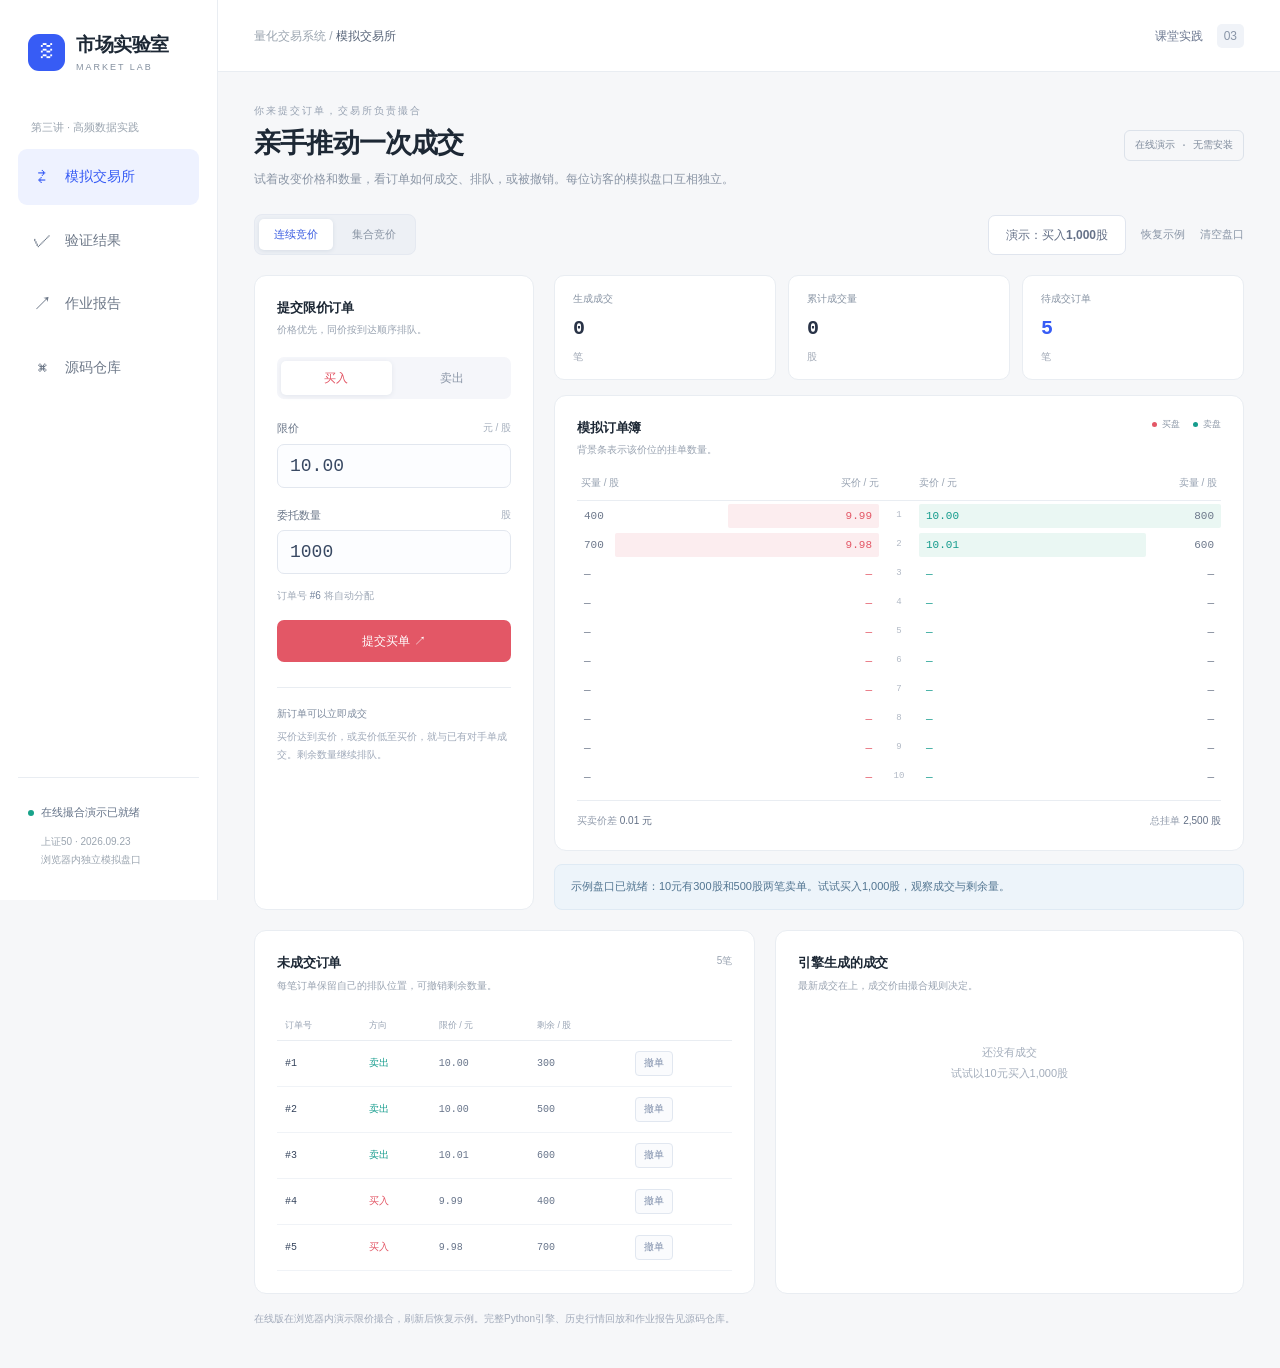
<file: docs/index.html>
<!doctype html>
<html lang="zh-CN">
<head><meta charset="utf-8"><meta name="viewport" content="width=device-width,initial-scale=1"><title>第三讲作业 · 在线模拟交易所</title><link rel="stylesheet" href="./style.css"></head>
<body>
<div class="shell">
  <aside class="sidebar">
    <a class="brand" href="./" aria-label="市场实验室首页"><span class="brand-icon">≋</span><span>市场实验室<small>MARKET LAB</small></span></a>
    <div class="side-label">第三讲 · 高频数据实践</div>
    <nav aria-label="主要功能">
      <button class="nav-item active" data-tab="simulator" aria-selected="true"><span>⇄</span>模拟交易所</button>
      <button class="nav-item" data-tab="validation" aria-selected="false"><span>✓</span>验证结果</button>
      <a class="nav-item" href="https://github.com/Chuboxiao/quantllm-lecture3homework/blob/main/reports/%E4%BD%9C%E4%B8%9A%E6%8A%A5%E5%91%8A.md" target="_blank" rel="noopener"><span>↗</span>作业报告</a>
      <a class="nav-item" href="https://github.com/Chuboxiao/quantllm-lecture3homework" target="_blank" rel="noopener"><span>⌘</span>源码仓库</a>
    </nav>
    <div class="side-bottom"><span class="status-dot"></span>在线撮合演示已就绪<small>上证50 · 2026.09.23<br>浏览器内独立模拟盘口</small></div>
  </aside>
  <main>
    <header class="topbar"><span>量化交易系统 / <strong id="breadcrumb">模拟交易所</strong></span><span class="course-badge">课堂实践 <span>03</span></span></header>
    <div class="content">
      <section id="simulator" class="view">
        <div class="page-title"><div><div class="eyebrow">你来提交订单，交易所负责撮合</div><h1>亲手推动一次成交</h1><p>试着改变价格和数量，看订单如何成交、排队，或被撤销。每位访客的模拟盘口互相独立。</p></div><span class="outline-badge">在线演示 · 无需安装</span></div>
        <div class="sim-toolbar"><div class="segmented" aria-label="撮合方式"><button data-phase="continuous" class="selected">连续竞价</button><button data-phase="auction">集合竞价</button></div><div class="toolbar-actions"><button id="demo-button" class="button secondary">演示：买入1,000股</button><button id="seed-button" class="text-button">恢复示例</button><button id="clear-button" class="text-button">清空盘口</button></div></div>
        <div class="sim-grid"><div class="card order-card"><div class="card-heading"><div><h2>提交限价订单</h2><p>价格优先，同价按到达顺序排队。</p></div></div><form id="order-form"><div class="side-switch"><button type="button" data-side="B" class="selected">买入</button><button type="button" data-side="S">卖出</button></div><label for="order-price">限价 <span>元 / 股</span></label><input id="order-price" type="number" min="0.01" max="100000" step="0.01" value="10.00" required><label for="order-quantity">委托数量 <span>股</span></label><input id="order-quantity" type="number" min="1" max="100000000" step="1" value="1000" required><div class="order-hint">订单号 <b id="next-order">#6</b> 将自动分配</div><button id="submit-order" class="button buy-button" type="submit">提交买单 ↗</button></form><div id="auction-controls" class="auction-controls" hidden><span>虚拟成交价 <b id="auction-price">—</b></span><span>可成交数量 <b id="auction-quantity">0</b>股</span><button id="uncross-button" class="button full">统一撮合</button></div><div class="rule-note"><strong id="rule-title">新订单可以立即成交</strong><p id="rule-text">买价达到卖价，或卖价低至买价，就与已有对手单成交。剩余数量继续排队。</p></div></div><div class="sim-market"><div id="sim-metrics" class="metrics compact"></div><div class="card"><div class="card-heading"><div><h2>模拟订单簿</h2><p>背景条表示该价位的挂单数量。</p></div><span class="mini-legend"><i class="buy-dot"></i>买盘 <i class="sell-dot"></i>卖盘</span></div><div id="sim-book"></div></div><div id="sim-message" class="action-message" role="status"></div></div></div>
        <div class="history-grid sim-bottom"><div class="card"><div class="card-heading"><div><h2>未成交订单</h2><p>每笔订单保留自己的排队位置，可撤销剩余数量。</p></div><span id="sim-order-count" class="unit"></span></div><div id="sim-orders" class="table-wrap"></div></div><div class="card"><div class="card-heading"><div><h2>引擎生成的成交</h2><p>最新成交在上，成交价由撮合规则决定。</p></div></div><div id="sim-trades" class="table-wrap"></div></div></div>
        <p class="footnote">在线版在浏览器内演示限价撮合，刷新后恢复示例。完整Python引擎、历史行情回放和作业报告见源码仓库。</p>
      </section>
      <section id="validation" class="view" hidden>
        <div class="page-title"><div><div class="eyebrow">结果可以逐条核对</div><h1>让数据检验撮合规则</h1><p>以下是本地Python程序处理全部50只股票后保存的验证结果。</p></div><a href="./report.html" target="_blank" class="button secondary">完整验证报告 ↗</a></div>
        <div id="validation-metrics" class="metrics"></div>
        <div class="card validation-card"><div class="check-icon">✓</div><h2>50只股票，全量核对通过</h2><p>连续竞价、开盘集合竞价、收盘集合竞价的成交顺序和订单配对均一致；最终完整订单簿及同价队列顺序均一致。</p><div class="validation-details"><div><b>价格与时间优先</b><span>同价订单先到先成交</span></div><div><b>部分成交与撤单</b><span>逐订单跟踪剩余数量</span></div><div><b>开盘与收盘集合竞价</b><span>从订单簿计算统一成交价</span></div></div></div>
        <div class="card methodology"><h2>这些结果说明了什么？</h2><p>上交所逐笔委托披露的是首次撮合后的剩余量。模拟流程借助历史成交补回主动委托，再由引擎选择对手订单。结果验证的是历史撮合的一致性；完全成交订单的原始限价或市价类型无法唯一还原。</p><p>快照没有业务序号。236,674条适用快照在相同累计成交量和笔数、前后3秒的候选事件中，找到了十档价量及买卖总量完全一致的状态。该比例不是时间戳直接对齐的准确率。2,463笔盘后成交单独保留，因为没有对应委托数据。</p></div>
      </section>
    </div>
  </main>
</div>
<div id="loading" class="loading-bar" hidden></div><div id="toast" class="toast" role="alert" hidden></div>
<script src="./engine.js"></script><script src="./demo.js"></script>
</body></html>
</file>
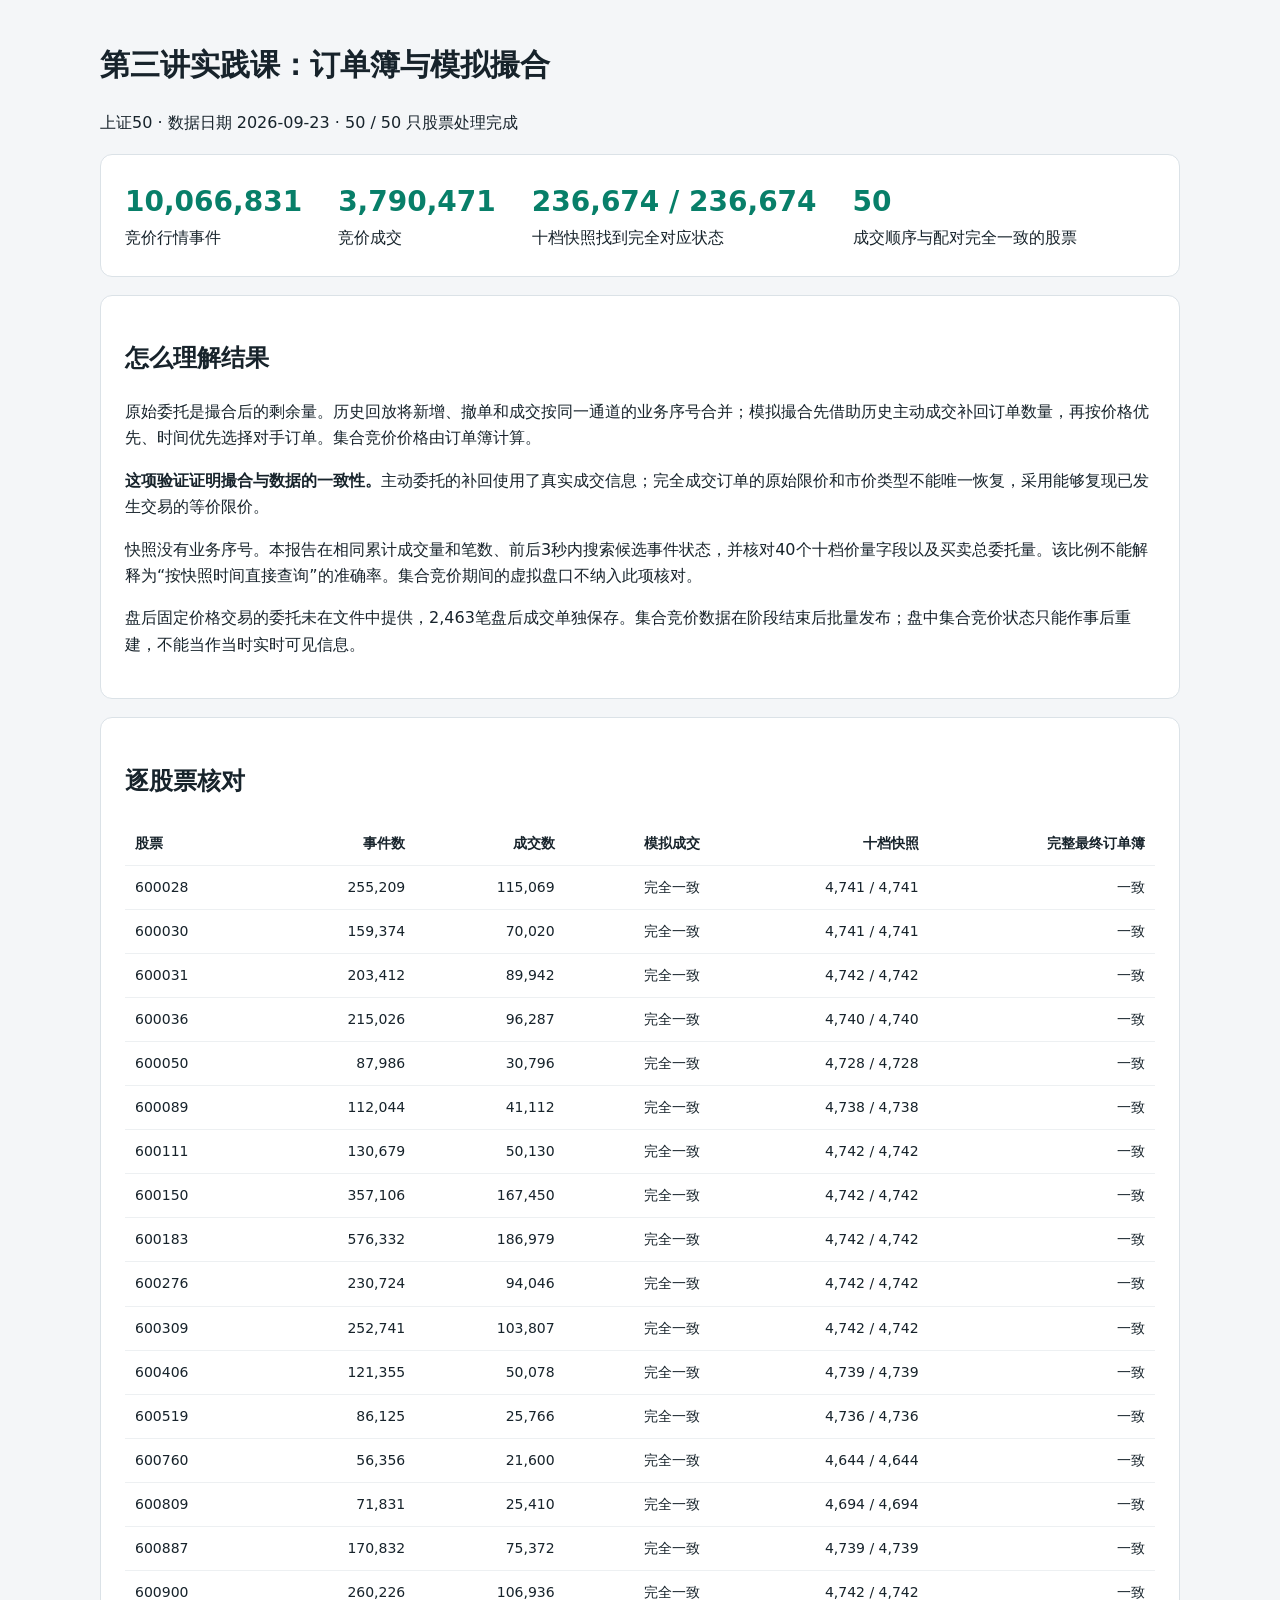
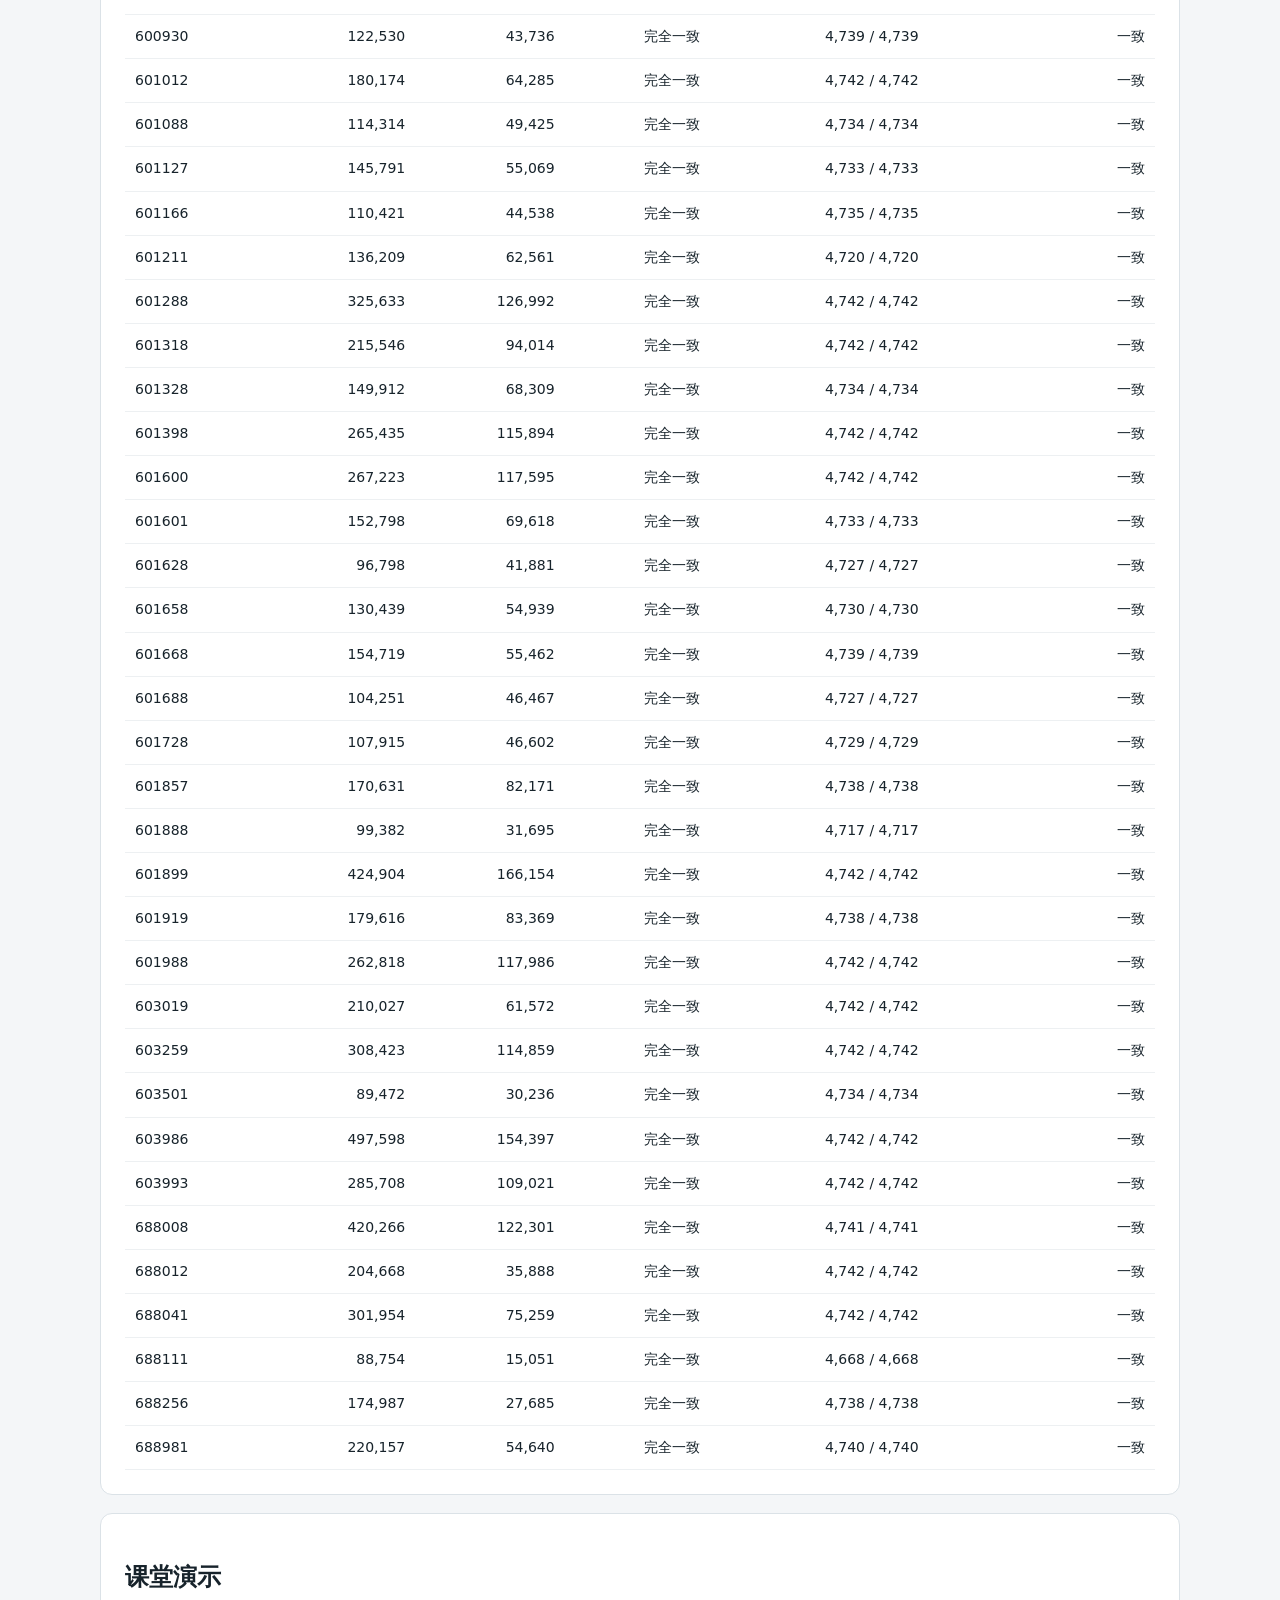
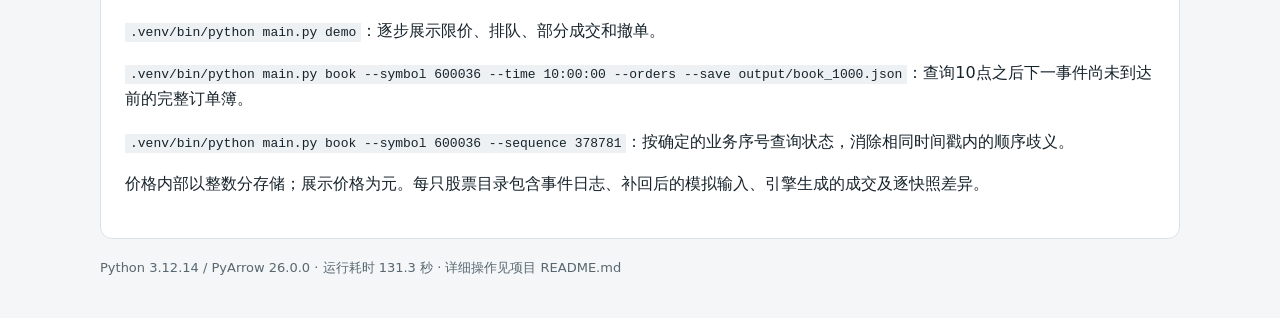
<file: docs/report.html>
<!doctype html><html lang="zh-CN"><meta charset="utf-8"><title>第三讲实践课 · 验证报告</title>
<style>body{font-family:system-ui,-apple-system,sans-serif;background:#f4f6f8;color:#17232b;max-width:1080px;margin:40px auto;padding:0 24px;line-height:1.65}h1{font-size:30px}.card{background:white;border:1px solid #dbe2e7;border-radius:12px;padding:24px;margin:18px 0}.metrics{display:flex;gap:36px;flex-wrap:wrap}.metrics b{font-size:28px;display:block;color:#087f69}table{border-collapse:collapse;width:100%;font-size:14px}th,td{padding:10px;text-align:right;border-bottom:1px solid #edf0f2}th:first-child,td:first-child{text-align:left}code{background:#edf1f4;padding:2px 5px}a{color:#086b98}footer{font-size:13px;color:#596771}</style>
<h1>第三讲实践课：订单簿与模拟撮合</h1><p>上证50 · 数据日期 2026-09-23 · 50 / 50 只股票处理完成</p>
<div class="card metrics"><div><b>10,066,831</b>竞价行情事件</div><div><b>3,790,471</b>竞价成交</div><div><b>236,674 / 236,674</b>十档快照找到完全对应状态</div><div><b>50</b>成交顺序与配对完全一致的股票</div></div>
<div class="card"><h2>怎么理解结果</h2><p>原始委托是撮合后的剩余量。历史回放将新增、撤单和成交按同一通道的业务序号合并；模拟撮合先借助历史主动成交补回订单数量，再按价格优先、时间优先选择对手订单。集合竞价价格由订单簿计算。</p><p><strong>这项验证证明撮合与数据的一致性。</strong>主动委托的补回使用了真实成交信息；完全成交订单的原始限价和市价类型不能唯一恢复，采用能够复现已发生交易的等价限价。</p><p>快照没有业务序号。本报告在相同累计成交量和笔数、前后3秒内搜索候选事件状态，并核对40个十档价量字段以及买卖总委托量。该比例不能解释为“按快照时间直接查询”的准确率。集合竞价期间的虚拟盘口不纳入此项核对。</p><p>盘后固定价格交易的委托未在文件中提供，2,463笔盘后成交单独保存。集合竞价数据在阶段结束后批量发布；盘中集合竞价状态只能作事后重建，不能当作当时实时可见信息。</p></div>
<div class="card"><h2>逐股票核对</h2><table><thead><tr><th>股票</th><th>事件数</th><th>成交数</th><th>模拟成交</th><th>十档快照</th><th>完整最终订单簿</th></tr></thead><tbody><tr><td>600028</td><td>255,209</td><td>115,069</td><td>完全一致</td><td>4,741 / 4,741</td><td>一致</td></tr><tr><td>600030</td><td>159,374</td><td>70,020</td><td>完全一致</td><td>4,741 / 4,741</td><td>一致</td></tr><tr><td>600031</td><td>203,412</td><td>89,942</td><td>完全一致</td><td>4,742 / 4,742</td><td>一致</td></tr><tr><td>600036</td><td>215,026</td><td>96,287</td><td>完全一致</td><td>4,740 / 4,740</td><td>一致</td></tr><tr><td>600050</td><td>87,986</td><td>30,796</td><td>完全一致</td><td>4,728 / 4,728</td><td>一致</td></tr><tr><td>600089</td><td>112,044</td><td>41,112</td><td>完全一致</td><td>4,738 / 4,738</td><td>一致</td></tr><tr><td>600111</td><td>130,679</td><td>50,130</td><td>完全一致</td><td>4,742 / 4,742</td><td>一致</td></tr><tr><td>600150</td><td>357,106</td><td>167,450</td><td>完全一致</td><td>4,742 / 4,742</td><td>一致</td></tr><tr><td>600183</td><td>576,332</td><td>186,979</td><td>完全一致</td><td>4,742 / 4,742</td><td>一致</td></tr><tr><td>600276</td><td>230,724</td><td>94,046</td><td>完全一致</td><td>4,742 / 4,742</td><td>一致</td></tr><tr><td>600309</td><td>252,741</td><td>103,807</td><td>完全一致</td><td>4,742 / 4,742</td><td>一致</td></tr><tr><td>600406</td><td>121,355</td><td>50,078</td><td>完全一致</td><td>4,739 / 4,739</td><td>一致</td></tr><tr><td>600519</td><td>86,125</td><td>25,766</td><td>完全一致</td><td>4,736 / 4,736</td><td>一致</td></tr><tr><td>600760</td><td>56,356</td><td>21,600</td><td>完全一致</td><td>4,644 / 4,644</td><td>一致</td></tr><tr><td>600809</td><td>71,831</td><td>25,410</td><td>完全一致</td><td>4,694 / 4,694</td><td>一致</td></tr><tr><td>600887</td><td>170,832</td><td>75,372</td><td>完全一致</td><td>4,739 / 4,739</td><td>一致</td></tr><tr><td>600900</td><td>260,226</td><td>106,936</td><td>完全一致</td><td>4,742 / 4,742</td><td>一致</td></tr><tr><td>600930</td><td>122,530</td><td>43,736</td><td>完全一致</td><td>4,739 / 4,739</td><td>一致</td></tr><tr><td>601012</td><td>180,174</td><td>64,285</td><td>完全一致</td><td>4,742 / 4,742</td><td>一致</td></tr><tr><td>601088</td><td>114,314</td><td>49,425</td><td>完全一致</td><td>4,734 / 4,734</td><td>一致</td></tr><tr><td>601127</td><td>145,791</td><td>55,069</td><td>完全一致</td><td>4,733 / 4,733</td><td>一致</td></tr><tr><td>601166</td><td>110,421</td><td>44,538</td><td>完全一致</td><td>4,735 / 4,735</td><td>一致</td></tr><tr><td>601211</td><td>136,209</td><td>62,561</td><td>完全一致</td><td>4,720 / 4,720</td><td>一致</td></tr><tr><td>601288</td><td>325,633</td><td>126,992</td><td>完全一致</td><td>4,742 / 4,742</td><td>一致</td></tr><tr><td>601318</td><td>215,546</td><td>94,014</td><td>完全一致</td><td>4,742 / 4,742</td><td>一致</td></tr><tr><td>601328</td><td>149,912</td><td>68,309</td><td>完全一致</td><td>4,734 / 4,734</td><td>一致</td></tr><tr><td>601398</td><td>265,435</td><td>115,894</td><td>完全一致</td><td>4,742 / 4,742</td><td>一致</td></tr><tr><td>601600</td><td>267,223</td><td>117,595</td><td>完全一致</td><td>4,742 / 4,742</td><td>一致</td></tr><tr><td>601601</td><td>152,798</td><td>69,618</td><td>完全一致</td><td>4,733 / 4,733</td><td>一致</td></tr><tr><td>601628</td><td>96,798</td><td>41,881</td><td>完全一致</td><td>4,727 / 4,727</td><td>一致</td></tr><tr><td>601658</td><td>130,439</td><td>54,939</td><td>完全一致</td><td>4,730 / 4,730</td><td>一致</td></tr><tr><td>601668</td><td>154,719</td><td>55,462</td><td>完全一致</td><td>4,739 / 4,739</td><td>一致</td></tr><tr><td>601688</td><td>104,251</td><td>46,467</td><td>完全一致</td><td>4,727 / 4,727</td><td>一致</td></tr><tr><td>601728</td><td>107,915</td><td>46,602</td><td>完全一致</td><td>4,729 / 4,729</td><td>一致</td></tr><tr><td>601857</td><td>170,631</td><td>82,171</td><td>完全一致</td><td>4,738 / 4,738</td><td>一致</td></tr><tr><td>601888</td><td>99,382</td><td>31,695</td><td>完全一致</td><td>4,717 / 4,717</td><td>一致</td></tr><tr><td>601899</td><td>424,904</td><td>166,154</td><td>完全一致</td><td>4,742 / 4,742</td><td>一致</td></tr><tr><td>601919</td><td>179,616</td><td>83,369</td><td>完全一致</td><td>4,738 / 4,738</td><td>一致</td></tr><tr><td>601988</td><td>262,818</td><td>117,986</td><td>完全一致</td><td>4,742 / 4,742</td><td>一致</td></tr><tr><td>603019</td><td>210,027</td><td>61,572</td><td>完全一致</td><td>4,742 / 4,742</td><td>一致</td></tr><tr><td>603259</td><td>308,423</td><td>114,859</td><td>完全一致</td><td>4,742 / 4,742</td><td>一致</td></tr><tr><td>603501</td><td>89,472</td><td>30,236</td><td>完全一致</td><td>4,734 / 4,734</td><td>一致</td></tr><tr><td>603986</td><td>497,598</td><td>154,397</td><td>完全一致</td><td>4,742 / 4,742</td><td>一致</td></tr><tr><td>603993</td><td>285,708</td><td>109,021</td><td>完全一致</td><td>4,742 / 4,742</td><td>一致</td></tr><tr><td>688008</td><td>420,266</td><td>122,301</td><td>完全一致</td><td>4,741 / 4,741</td><td>一致</td></tr><tr><td>688012</td><td>204,668</td><td>35,888</td><td>完全一致</td><td>4,742 / 4,742</td><td>一致</td></tr><tr><td>688041</td><td>301,954</td><td>75,259</td><td>完全一致</td><td>4,742 / 4,742</td><td>一致</td></tr><tr><td>688111</td><td>88,754</td><td>15,051</td><td>完全一致</td><td>4,668 / 4,668</td><td>一致</td></tr><tr><td>688256</td><td>174,987</td><td>27,685</td><td>完全一致</td><td>4,738 / 4,738</td><td>一致</td></tr><tr><td>688981</td><td>220,157</td><td>54,640</td><td>完全一致</td><td>4,740 / 4,740</td><td>一致</td></tr></tbody></table></div>
<div class="card"><h2>课堂演示</h2><p><code>.venv/bin/python main.py demo</code>：逐步展示限价、排队、部分成交和撤单。</p><p><code>.venv/bin/python main.py book --symbol 600036 --time 10:00:00 --orders --save output/book_1000.json</code>：查询10点之后下一事件尚未到达前的完整订单簿。</p><p><code>.venv/bin/python main.py book --symbol 600036 --sequence 378781</code>：按确定的业务序号查询状态，消除相同时间戳内的顺序歧义。</p><p>价格内部以整数分存储；展示价格为元。每只股票目录包含事件日志、补回后的模拟输入、引擎生成的成交及逐快照差异。</p></div>
<footer>Python 3.12.14 / PyArrow 26.0.0 · 运行耗时 131.3 秒 · 详细操作见项目 README.md</footer></html>
</file>
<file: docs/style.css>
:root{--bg:#f6f7f9;--card:#fff;--ink:#1d2835;--muted:#84909f;--line:#e9edf2;--accent:#375cf5;--buy:#e35766;--sell:#159c8d;--sidebar:218px}
*{box-sizing:border-box}body{margin:0;font-family:-apple-system,BlinkMacSystemFont,"Segoe UI","PingFang SC","Microsoft YaHei",sans-serif;color:var(--ink);background:var(--bg);font-size:14px;line-height:1.5}button,input,select{font:inherit}button,a,input,select{-webkit-tap-highlight-color:transparent}button{cursor:pointer}button:disabled{opacity:.45;cursor:wait}button:focus-visible,a:focus-visible{outline:3px solid #aebcff;outline-offset:2px}button{transition:background .15s,transform .15s}a{text-decoration:none;color:inherit}[hidden]{display:none!important}.shell{display:flex;min-height:100vh}.sidebar{width:var(--sidebar);position:fixed;inset:0 auto 0 0;background:#fff;border-right:1px solid var(--line);padding:31px 18px;display:flex;flex-direction:column}.brand{display:flex;align-items:center;gap:11px;margin:0 10px 45px;font-size:19px;font-weight:750;letter-spacing:-.5px}.brand-icon{width:37px;height:37px;border-radius:11px;background:var(--accent);color:#fff;font-size:30px;line-height:32px;text-align:center;font-weight:500}.brand small{display:block;font-size:9px;letter-spacing:2px;color:var(--muted);font-weight:500;margin-top:1px}.side-label{font-size:11px;color:#9ba5b0;margin:0 13px 13px}.nav-item{border:0;background:none;display:flex;align-items:center;gap:13px;width:100%;padding:14px 14px;border-radius:9px;margin-bottom:7px;text-align:left;color:#6d7888;font-weight:550}.nav-item span{font-size:19px;width:20px;text-align:center;font-weight:400}.nav-item.active{color:var(--accent);background:#eef2ff}.nav-item:hover{background:#f3f5fa}.side-bottom{margin-top:auto;padding:25px 10px 0;border-top:1px solid var(--line);font-size:11px;color:#667489;line-height:1.8}.side-bottom small{display:block;color:#9ba5b0;font-size:10px;margin:10px 0 0 13px}.status-dot{display:inline-block;width:6px;height:6px;background:#18a38a;border-radius:50%;margin-right:7px}.topbar{height:72px;display:flex;align-items:center;justify-content:space-between;padding:0 36px;border-bottom:1px solid var(--line);font-size:12px;color:#9ba5b0;background:#fff}.topbar strong{color:#566377;font-weight:500}.course-badge{color:#6c7890}.course-badge span{background:#f0f3f8;color:#8995a7;border-radius:5px;padding:5px 7px;margin-left:10px}main{margin-left:var(--sidebar);width:calc(100% - var(--sidebar))}.content{max-width:1480px;margin:0 auto;padding:31px 36px 40px}.page-title{display:flex;justify-content:space-between;align-items:center;margin-bottom:26px;gap:20px}.eyebrow{font-size:10px;letter-spacing:2px;color:#97a2b2;margin-bottom:7px}h1{font-size:27px;letter-spacing:-.8px;line-height:1.35;margin:0 0 9px;font-weight:680}.page-title p{margin:0;color:#8a95a5;font-size:12px}.outline-badge{font-family:ui-monospace,monospace;font-size:10px;color:#7f8b9c;border:1px solid #dce2ea;border-radius:6px;padding:7px 10px;white-space:nowrap}.card{background:var(--card);border:1px solid var(--line);border-radius:12px;padding:22px}.history-controls{display:flex;gap:23px;align-items:end;margin-bottom:20px;padding:17px 22px}.control{display:flex;flex-direction:column;gap:7px;min-width:0}.control label{font-size:10px;color:#8794a6}.control select,.control input{height:36px;background:#f7f9fc;border:1px solid #e6ebf2;border-radius:6px;padding:0 12px;color:#354156;font-size:12px;outline:none}.control select{min-width:132px}.control input{width:134px;font-family:ui-monospace,monospace}.input-with-button{display:flex;gap:7px}.button{border:0;border-radius:7px;background:var(--accent);color:#fff;padding:10px 17px;font-size:12px;font-weight:550;display:inline-flex;align-items:center;justify-content:center;gap:7px;white-space:nowrap}.button:hover{background:#2549dc}.button.secondary{background:#fff;border:1px solid #e0e5ee;color:#657188}.button.secondary:hover{background:#f6f8fd}.button.small{padding:7px 12px;height:36px;font-size:11px}.play-controls{display:flex;gap:7px;margin-left:auto;align-items:center;padding-bottom:0}.metrics{display:grid;grid-template-columns:repeat(4,minmax(0,1fr));gap:16px;margin-bottom:20px}.metric{background:white;border:1px solid var(--line);border-radius:10px;padding:18px 20px}.metric-label{color:#8793a3;font-size:10px;margin-bottom:8px}.metric-value{font-family:ui-monospace,SFMono-Regular,Menlo,monospace;font-size:23px;font-weight:600;letter-spacing:-1px;color:#293347;white-space:nowrap}.metric-value.accent{color:var(--accent)}.metric-value small{font-family:inherit;font-size:10px;font-weight:400;letter-spacing:0;color:#97a0ae;margin-left:5px}.metric-sub{color:#a1a9b6;font-size:10px;margin-top:5px}.card-heading{display:flex;justify-content:space-between;gap:15px;align-items:start;margin-bottom:18px}h2{font-size:13px;font-weight:650;margin:0;letter-spacing:-.15px}.card-heading p{font-size:10px;color:#99a3b1;margin:5px 0 0}.unit{font-size:10px;color:#9aa4b2;margin-left:7px;font-weight:400}.pill{font-size:10px;color:#4a6cb5;background:#f0f4fe;border:1px solid #e1e9f9;border-radius:20px;padding:4px 9px}.chart-card{margin-bottom:20px}.price-chart{width:100%;height:195px}.price-chart svg{display:block;width:100%;height:100%;overflow:visible}.timeline-meta{display:flex;justify-content:space-between;font-size:10px;margin-top:13px;color:#8a96a7}#current-time{font-family:ui-monospace,monospace;color:var(--accent);font-weight:600}.timeline{width:100%;height:4px;margin:14px 0 6px;accent-color:var(--accent);cursor:pointer}.timeline-labels{display:flex;justify-content:space-between;color:#a3acba;font-size:9px;margin-top:6px}.history-grid{display:grid;grid-template-columns:1.07fr 1fr;gap:20px}.mini-legend{font-size:9px;color:#8e99a8;white-space:nowrap;display:flex;align-items:center;gap:5px}.buy-dot,.sell-dot{width:5px;height:5px;display:inline-block;border-radius:50%;background:var(--buy);margin-left:8px}.sell-dot{background:var(--sell)}.book-head,.book-row{display:grid;grid-template-columns:1fr 32px 1fr;align-items:center;gap:4px}.book-head{font-size:10px;color:#98a3b2;border-bottom:1px solid var(--line);padding:0 4px 10px}.book-side-head{display:flex;justify-content:space-between;gap:8px}.book-row{height:29px;font-size:11px;font-family:ui-monospace,SFMono-Regular,Menlo,monospace}.level-number{color:#b2bac6;text-align:center;font-size:9px}.depth-level{position:relative;display:flex;justify-content:space-between;gap:10px;padding:5px 7px;color:#6d788b;border:0;background:transparent;text-align:left;min-width:0;font:inherit;border-radius:3px;isolation:isolate}.depth-level:before{content:"";position:absolute;inset:1px 0 1px auto;width:var(--fill);background:#fcedef;z-index:-1;border-radius:2px}.depth-level.sell:before{inset:1px auto 1px 0;background:#eaf7f3}.depth-level.buy b{color:var(--buy);font-weight:500}.depth-level.sell b{color:var(--sell);font-weight:500}.depth-level:hover{outline:1px solid #e5e9f1}.book-spread{border-top:1px solid var(--line);display:flex;justify-content:space-between;color:#929cac;font-size:10px;padding-top:12px;margin-top:9px}.book-spread strong{font-size:10px;color:#637086;font-weight:500}.event-list{max-height:362px;overflow:auto}.event{display:flex;gap:10px;padding:9px 0;border-bottom:1px solid #f0f2f6}.event:last-child{border:0}.event-icon{height:25px;width:25px;flex:0 0 25px;border-radius:6px;text-align:center;line-height:25px;font-size:10px;background:#f1f4fa;color:#7890b3}.event-icon.buy{background:#fceef0;color:var(--buy)}.event-icon.sell{background:#eaf7f3;color:var(--sell)}.event-main{flex:1;min-width:0}.event-line{display:flex;justify-content:space-between;align-items:center;gap:10px;font-size:10px}.event-line b{font-weight:500}.event-line time{font-family:ui-monospace,monospace;color:#a1aab8;font-size:9px}.event-detail{font-size:10px;color:#8d98a9;margin-top:3px}.event-detail code{font-size:9px;color:#a4adba}.footnote{font-size:10px;color:#a1aaba;margin:16px 0 0;line-height:1.8}.queue-panel{margin-top:15px;border-top:1px solid var(--line);padding-top:14px}.queue-heading{display:flex;justify-content:space-between;align-items:center;font-size:11px;margin-bottom:8px}.icon-button{border:0;background:#f3f5f9;width:24px;height:24px;border-radius:5px;color:#8d98ab}.table-wrap{overflow:auto;max-height:330px}table{border-collapse:collapse;width:100%;font-size:10px;white-space:nowrap}th{font-size:9px;font-weight:500;color:#9aa5b5;text-align:left;padding:8px;border-bottom:1px solid var(--line)}td{padding:10px 8px;border-bottom:1px solid #f0f3f7;font-family:ui-monospace,SFMono-Regular,Menlo,monospace;color:#68758b}td:first-child{color:#35445d}.buy-text{color:var(--buy)}.sell-text{color:var(--sell)}.empty{padding:31px 14px;text-align:center;color:#a3adbb;font-size:11px;line-height:1.9}.queue-pager{display:flex;justify-content:space-between;align-items:center;font-size:10px;color:#9aa4b4;margin-top:10px}.queue-pager button{border:0;background:#eef2fa;color:#6780a8;border-radius:4px;font-size:10px;padding:4px 8px;margin-left:6px}.sim-toolbar{display:flex;justify-content:space-between;gap:12px;align-items:center;margin-bottom:20px}.segmented{padding:4px;display:flex;border:1px solid #e5e9f1;background:#edf0f5;border-radius:8px;gap:4px}.segmented button{border:0;background:transparent;color:#8a95a5;padding:7px 15px;font-size:11px;border-radius:5px}.segmented button.selected{background:#fff;color:#3b5de1;box-shadow:0 1px 4px #d6dce5}.toolbar-actions{display:flex;align-items:center;gap:15px}.text-button{border:0;background:none;font-size:11px;color:#8a96a7;padding:7px 0}.sim-grid{display:grid;grid-template-columns:280px 1fr;gap:20px;margin-bottom:20px}.sim-market{min-width:0}.metrics.compact{grid-template-columns:repeat(3,minmax(0,1fr));gap:12px;margin-bottom:15px}.compact .metric{padding:15px 18px}.compact .metric-value{font-size:20px}.order-card{padding:22px}.order-card .card-heading{margin-bottom:20px}.side-switch{display:flex;gap:5px;background:#f5f6fa;padding:4px;border-radius:7px;margin-bottom:21px}.side-switch button{width:50%;border:0;padding:8px;border-radius:5px;font-size:12px;background:none;color:#8b96a7}.side-switch button.selected[data-side=B]{color:var(--buy);background:white;box-shadow:0 1px 5px #e2e6ed}.side-switch button.selected[data-side=S]{color:var(--sell);background:white;box-shadow:0 1px 5px #e2e6ed}.order-card label{display:flex;justify-content:space-between;font-size:11px;color:#6c788a;margin-bottom:7px}.order-card label span{font-size:10px;color:#a4aebc}.order-card input{width:100%;border:1px solid #e2e7ef;background:#fcfdff;border-radius:7px;height:44px;padding:0 12px;font-family:ui-monospace,monospace;font-size:18px;color:#394963;margin-bottom:19px;outline:none}.order-card input:focus{border-color:#8799ee;box-shadow:0 0 0 2px #eef1ff}.order-hint{color:#a0aab8;font-size:10px;margin:-5px 0 17px}.order-hint b{color:#71819b;font-weight:500}.buy-button{background:var(--buy);width:100%;padding:12px}.buy-button:hover{background:#d24758}.sell-button{background:var(--sell)!important}.sell-button:hover{background:#0a8d7d!important}.rule-note{margin-top:25px;padding-top:18px;border-top:1px solid var(--line);font-size:10px}.rule-note strong{font-weight:550;color:#7d8a9d}.rule-note p{color:#a0aaba;line-height:1.8;margin:7px 0 0}.action-message{color:#527591;background:#edf4fa;border:1px solid #dfeaf4;border-radius:8px;padding:12px 16px;font-size:11px;line-height:1.8;margin-top:13px}.cancel-button{font-size:10px;color:#7d8daa;border:1px solid #e1e7f0;background:#fafbfd;border-radius:4px;padding:4px 8px}.auction-controls{padding-top:18px;display:flex;flex-direction:column;gap:9px;margin-top:18px;border-top:1px solid var(--line);font-size:10px;color:#8b97a9}.auction-controls b{color:#5d7299;font-size:12px;margin-left:6px}.full{width:100%;margin-top:4px}.validation-card{text-align:center;padding:40px 60px;margin-bottom:20px}.check-icon{border-radius:50%;width:42px;height:42px;line-height:42px;color:#1c9d84;background:#e7f7f2;font-size:24px;margin:0 auto 15px}.validation-card h2{font-size:20px}.validation-card p{font-size:12px;color:#919eaf;max-width:570px;margin:13px auto 25px;line-height:1.9}.validation-details{display:grid;grid-template-columns:repeat(3,1fr);border-top:1px solid var(--line);padding-top:22px;gap:18px}.validation-details b{display:block;font-size:11px;font-weight:550;color:#62728b}.validation-details span{font-size:10px;color:#a1acbc;display:block;margin-top:5px}.methodology h2{margin-bottom:12px}.methodology p{font-size:12px;line-height:1.95;color:#8592a6;margin:10px 0}.loading-bar{height:3px;position:fixed;top:0;left:var(--sidebar);right:0;background:linear-gradient(90deg,transparent,#375cf5,transparent);background-size:200%;animation:load 1s linear infinite;z-index:100}.toast{position:fixed;bottom:25px;left:50%;transform:translateX(-50%);max-width:90vw;background:#253349;color:#fff;padding:13px 22px;border-radius:10px;box-shadow:0 8px 35px #23334820;font-size:12px;z-index:101}@keyframes load{to{background-position:-200%}}
@media(min-width:1600px){.content{padding-top:40px}.price-chart{height:220px}.book-row{height:33px}.event-list{max-height:410px}}
@media(max-width:1200px){:root{--sidebar:185px}.content{padding:25px 24px}.topbar{padding:0 24px}.history-controls{gap:12px;flex-wrap:wrap}.control select{min-width:115px}.play-controls{margin-left:auto}.metric{padding:16px}.metric-value{font-size:20px}.sim-grid{grid-template-columns:245px 1fr}.sidebar{padding-left:12px;padding-right:12px}.brand{font-size:17px}.toolbar-actions{gap:10px}.history-grid{gap:15px}.card{padding:18px}}
@media(max-width:950px){:root{--sidebar:68px}.sidebar{padding:24px 9px}.brand{margin:0 5px 35px}.brand>span:last-child,.side-label,.side-bottom{display:none}.nav-item{padding:13px 14px;font-size:0;gap:0}.nav-item span{font-size:22px}.topbar{height:62px}.content{padding:24px 20px}.history-controls{gap:13px}.play-controls{margin-left:0}.history-grid{grid-template-columns:1fr}.events-card .event-list{max-height:260px}.sim-grid{grid-template-columns:250px 1fr}.page-title h1{font-size:24px}.page-title p{font-size:11px}.metrics.compact{grid-template-columns:1fr}.compact .metric{display:flex;justify-content:space-between;align-items:center;padding:10px 13px}.compact .metric-label{margin:0}.compact .metric-sub{display:none}.sim-toolbar{flex-wrap:wrap}}
@media(max-width:620px){:root{--sidebar:0px}.sidebar{position:static;width:100%;border:0;border-bottom:1px solid var(--line);padding:12px 15px;display:block}.brand{margin:0 0 12px}.brand>span:last-child{display:block;font-size:16px}.brand small{display:none}.brand-icon{width:29px;height:29px;line-height:26px;font-size:24px;border-radius:8px}.sidebar nav{display:flex;gap:5px}.nav-item{font-size:11px;white-space:nowrap;padding:10px 9px;margin:0;justify-content:center;gap:6px}.nav-item span{font-size:15px}.shell{display:block}main{margin:0;width:100%}.topbar{display:none}.content{padding:24px 14px}.page-title{align-items:start;margin-bottom:20px}.page-title h1{font-size:22px}.page-title p{line-height:1.8;max-width:290px}.outline-badge{display:none}.history-controls{padding:15px;gap:15px}.control:first-child{width:105px}.control select{min-width:105px}.event-step{flex:1}.play-controls{flex:1;justify-content:flex-end}.play-controls button{padding:8px 11px;font-size:11px}.metrics{grid-template-columns:repeat(2,1fr);gap:10px;margin-bottom:15px}.metric{padding:14px}.metric-value{font-size:20px}.card{padding:16px}.card-heading p{max-width:230px;line-height:1.7}.price-chart{height:170px}.book-row{height:31px}.sim-grid{grid-template-columns:1fr}.sim-market .metrics.compact{grid-template-columns:repeat(3,minmax(0,1fr));gap:8px}.compact .metric{display:block;padding:12px 9px}.compact .metric-label{font-size:9px;margin-bottom:7px}.compact .metric-value{font-size:17px}.sim-toolbar{gap:14px}.toolbar-actions{width:100%;justify-content:space-between;gap:10px}.toolbar-actions .button{font-size:10px;padding:9px 12px}.order-card{padding:20px}.validation-card{padding:30px 18px}.validation-details{grid-template-columns:1fr;gap:18px}.validation-card h2{font-size:18px}.page-title .button{font-size:10px;padding:8px 11px}.book-spread{font-size:9px}.footnote{font-size:9px}}

@media(max-width:620px){.sidebar nav{flex-wrap:wrap}.sidebar .nav-item{width:calc(50% - 3px);flex:none}}
</file>
